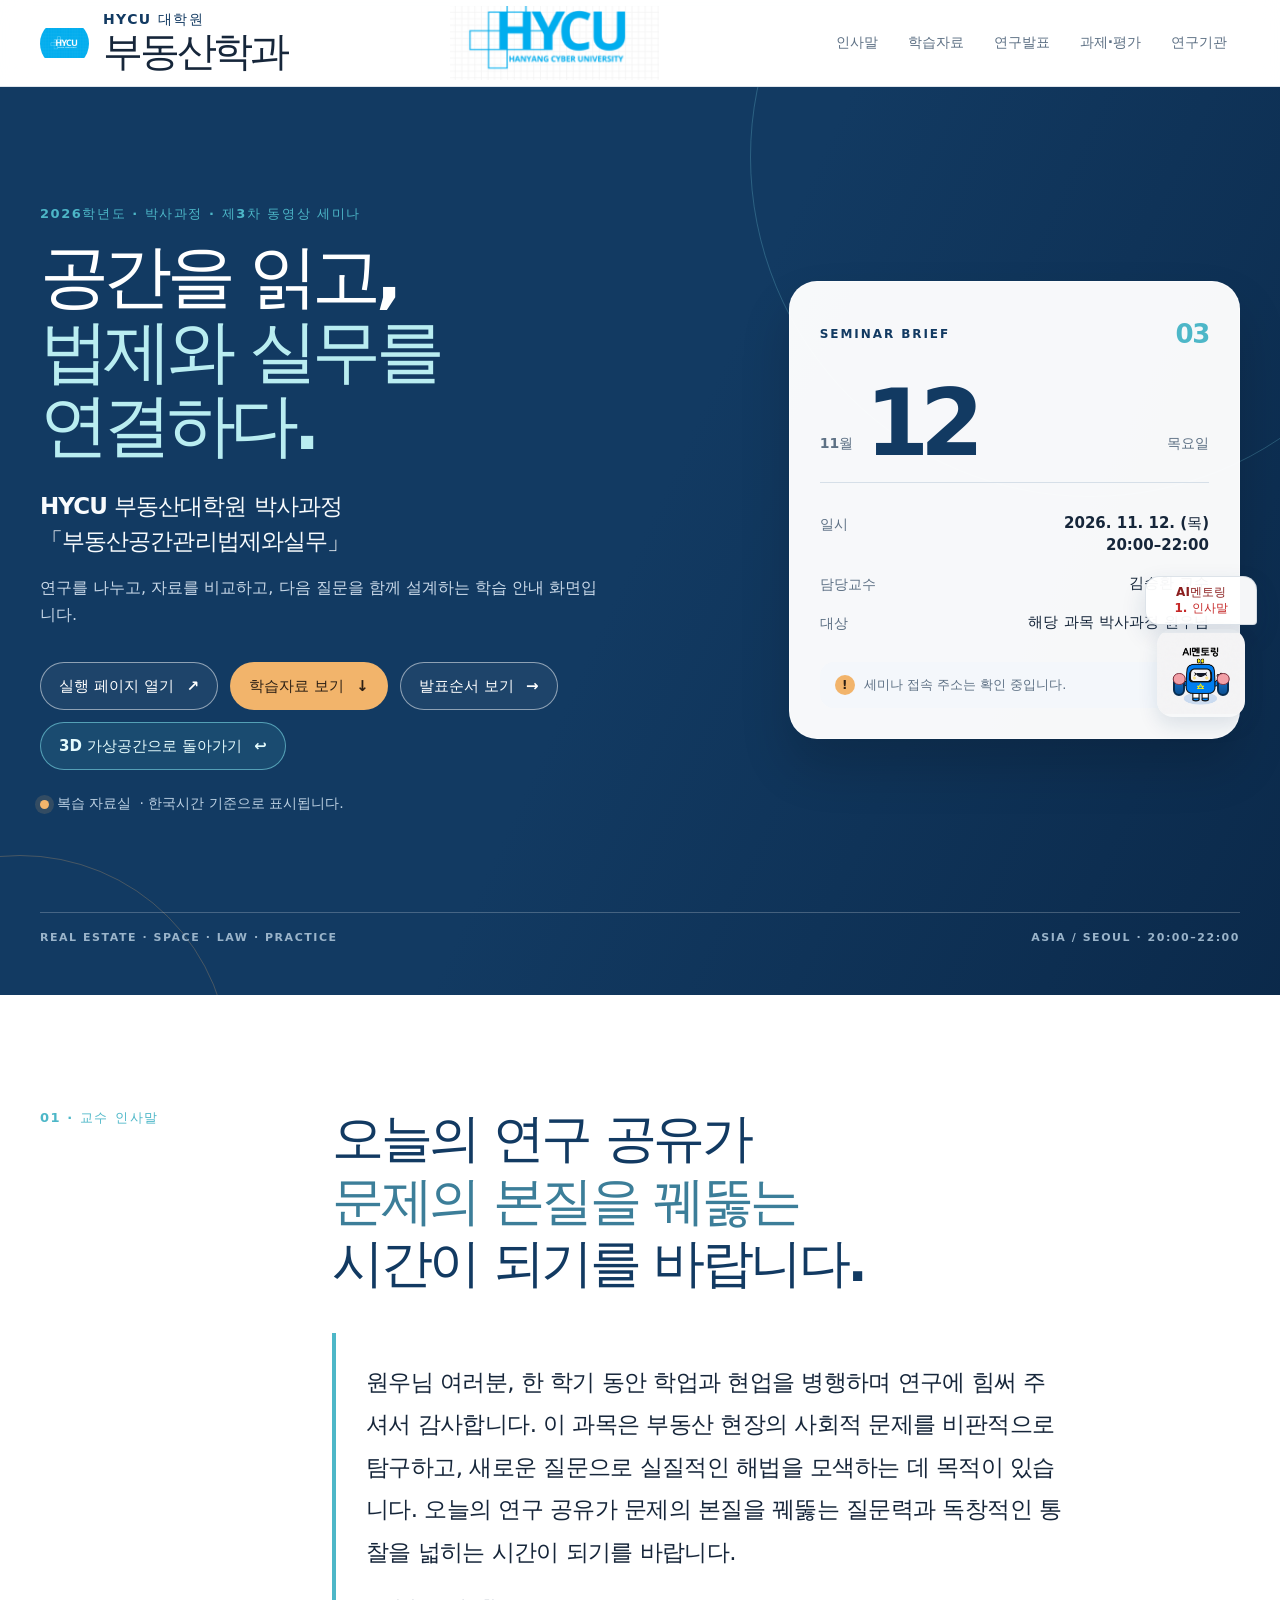
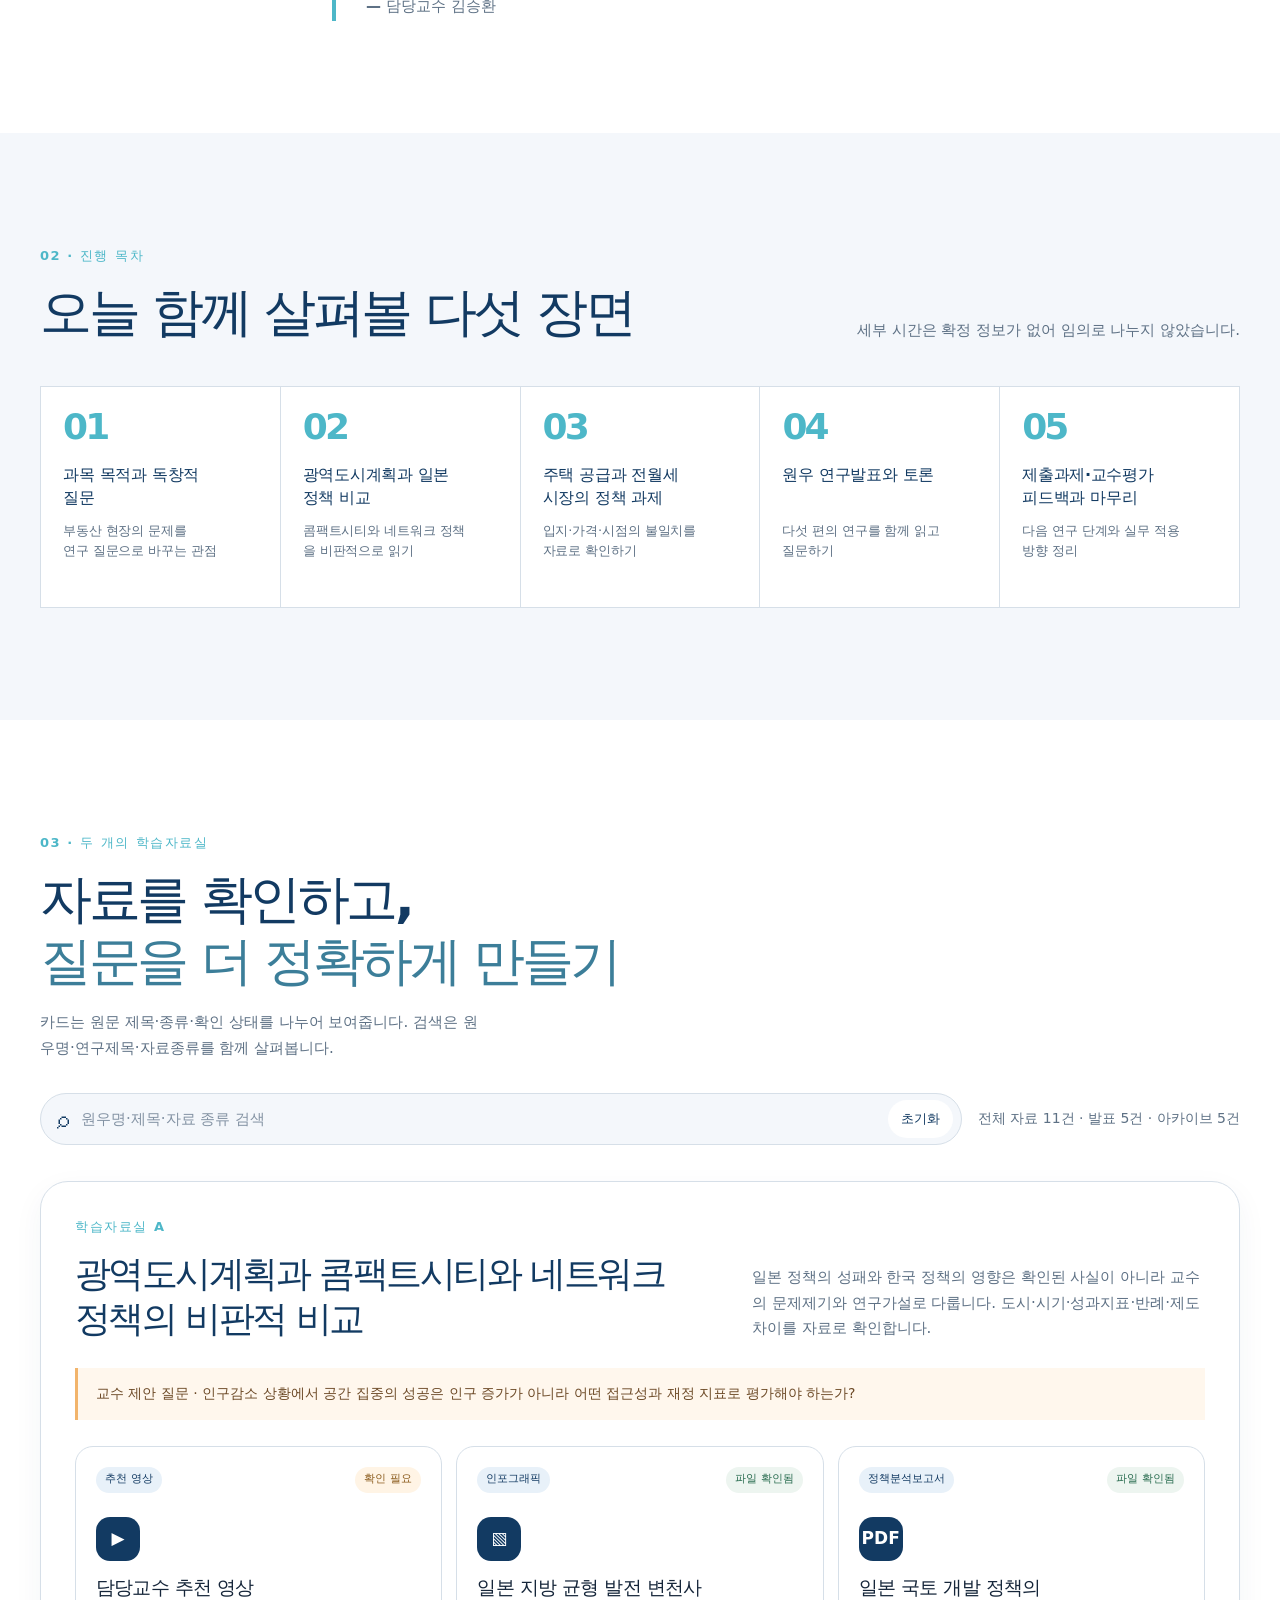
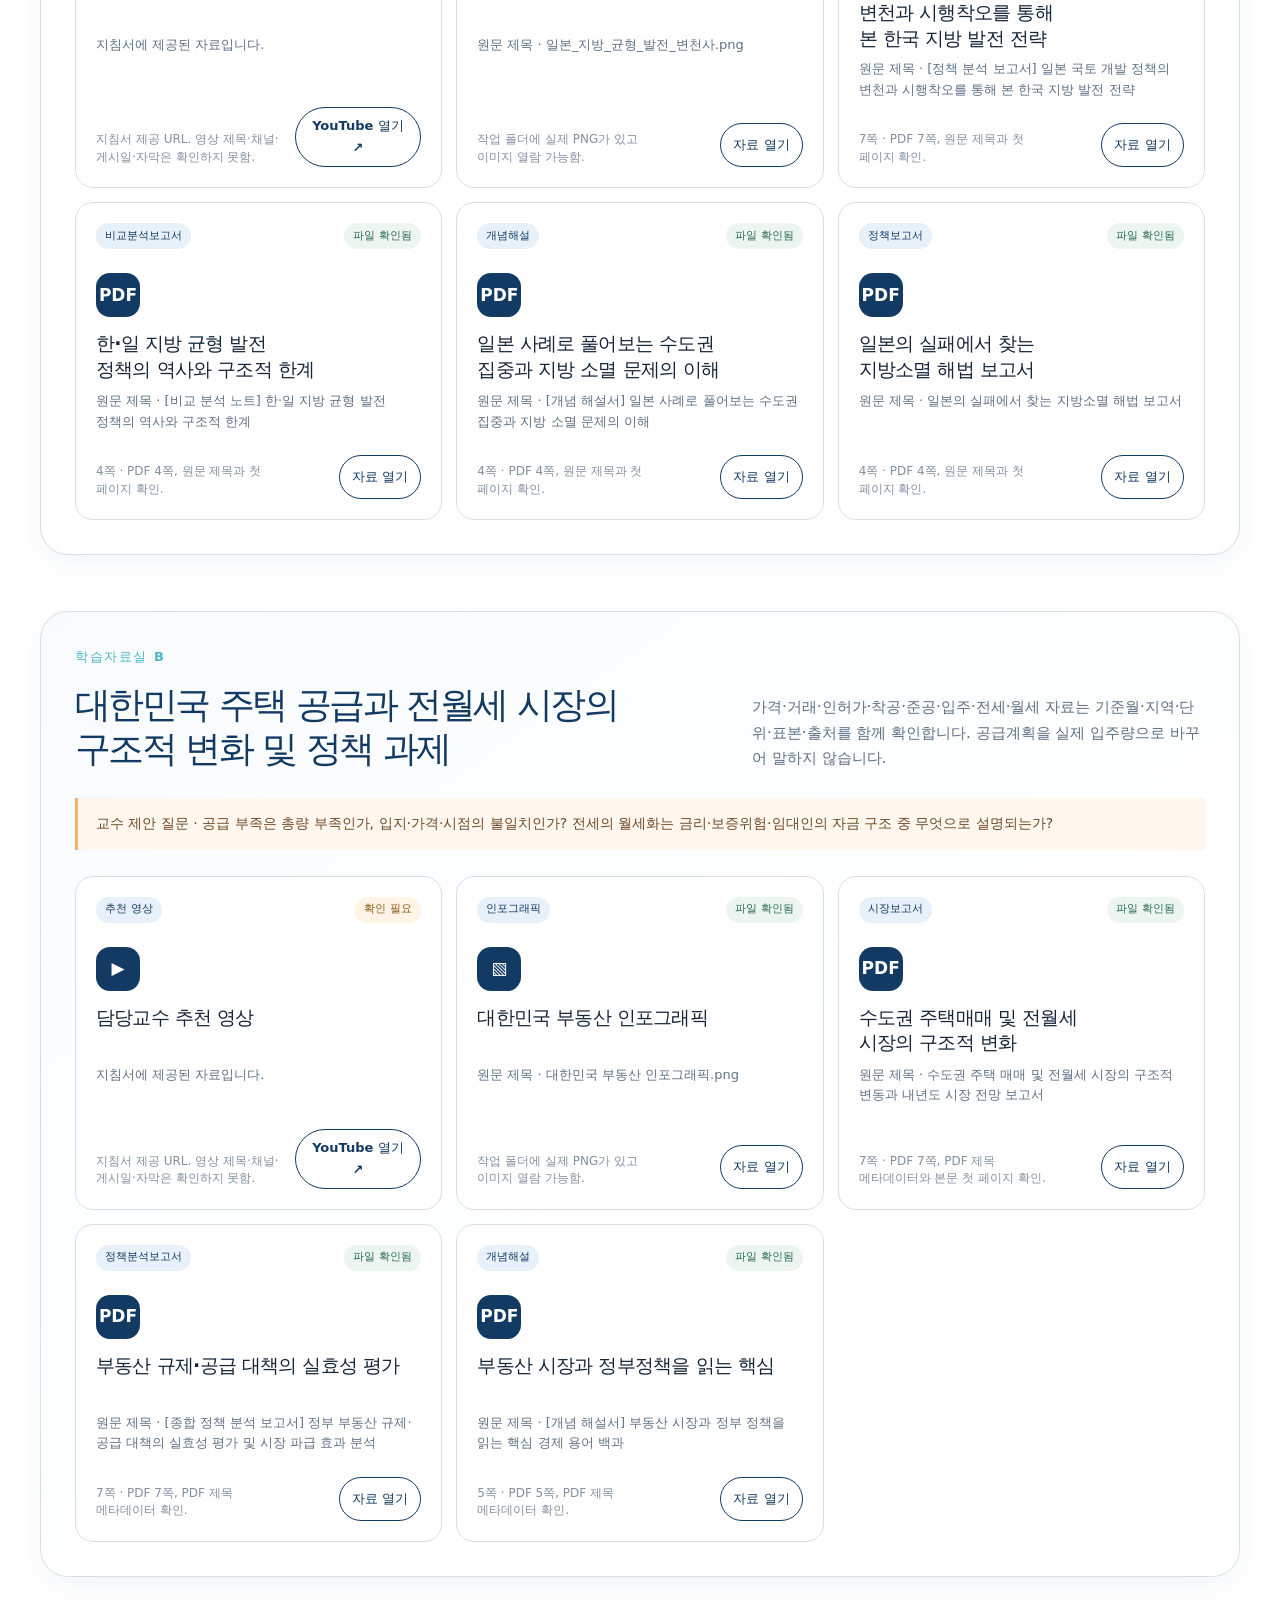
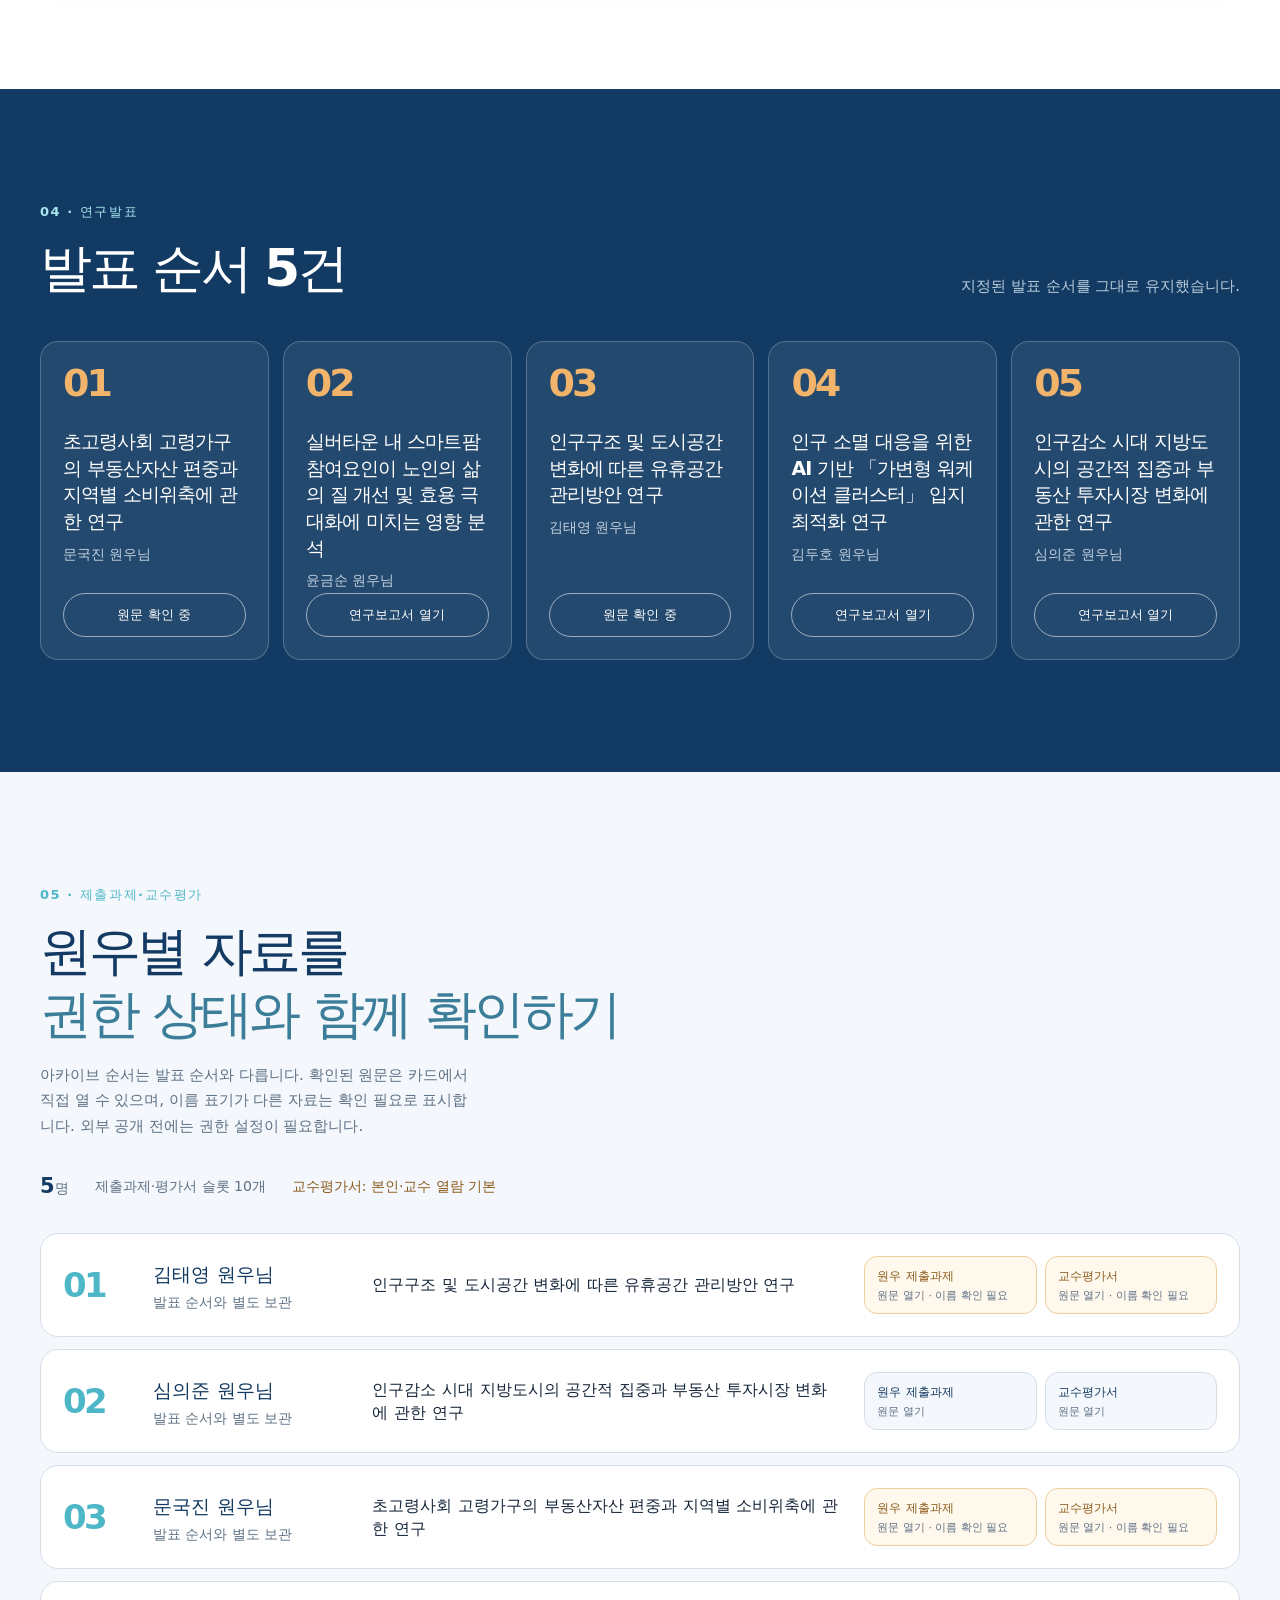
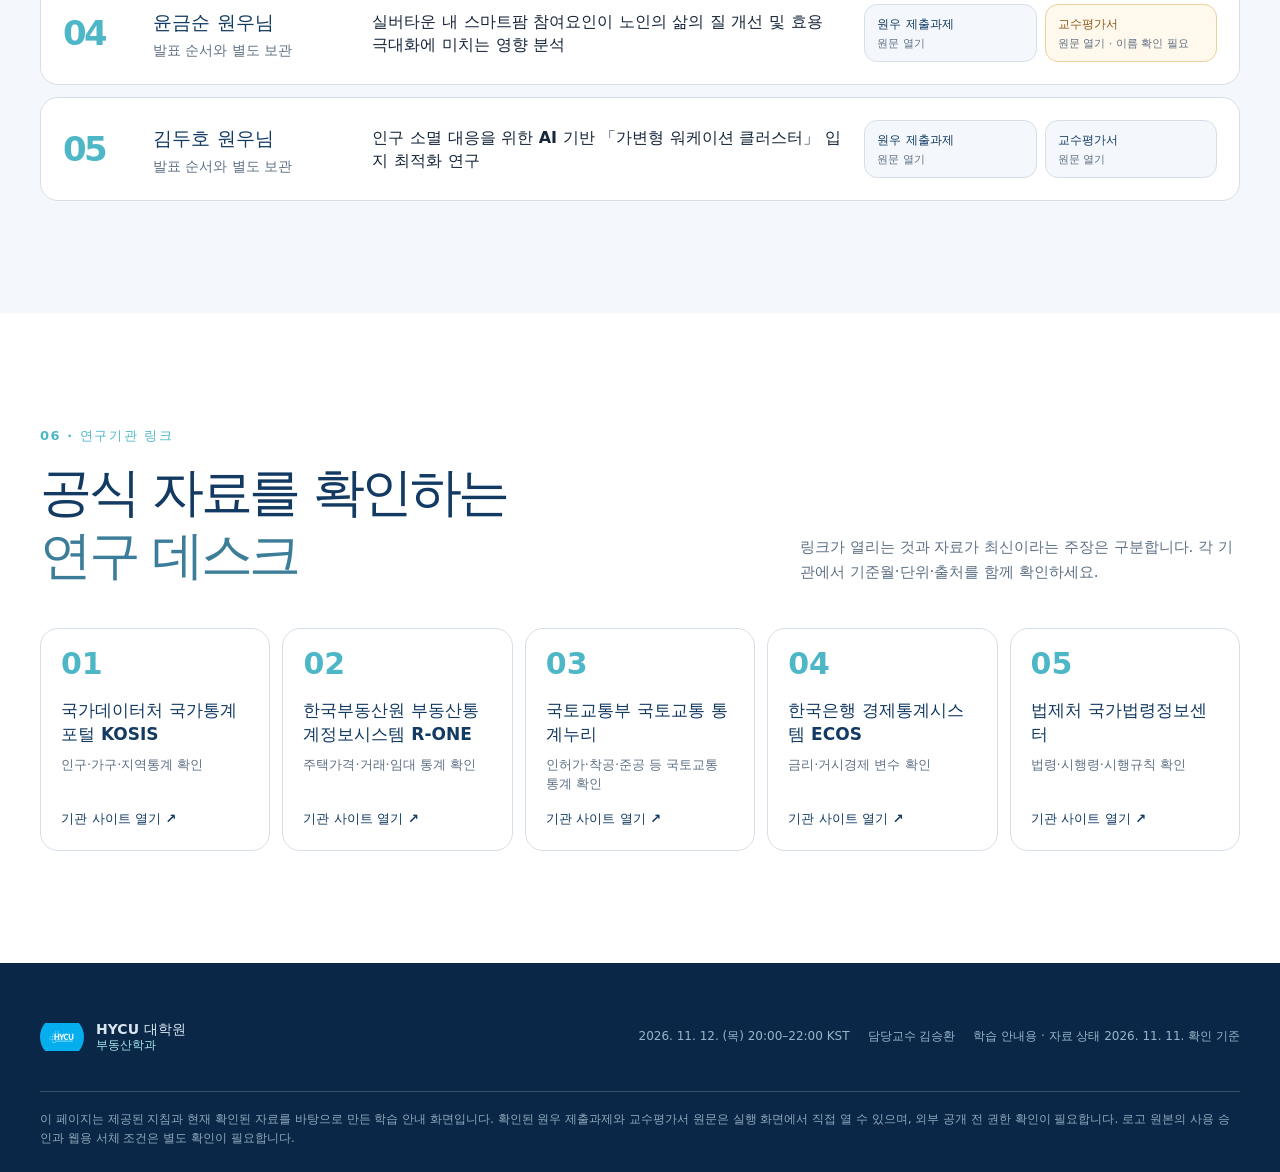
<file: index.html>
<!doctype html>
<html lang="ko">
  <head>
    <meta charset="UTF-8" />
    <meta name="viewport" content="width=device-width, initial-scale=1" />
    <meta name="theme-color" content="#123A62" />
    <meta name="description" content="HYCU 부동산대학원 박사과정 부동산공간관리법제와실무 제3차 동영상 세미나 학습 안내" />
    <title>제3차 동영상 세미나 | HYCU 부동산대학원 박사과정</title>
    <link rel="stylesheet" href="styles.css" />
  </head>
  <body>
    <a class="skip-link" href="#main">본문으로 바로가기</a>
    <header class="site-header" data-header>
      <div class="shell header-inner">
        <a class="brand" href="#top" aria-label="세미나 첫 화면으로 이동">
          <img class="brand-logo" src="assets/brand/hycu-logo.png" alt="HYCU 한양사이버대학교 로고" />
          <span class="brand-text">
            <strong>HYCU 대학원</strong>
            <span class="department-label">부동산학과</span>
          </span>
        </a>
        <div class="header-hycu-mark" aria-label="HYCU 한양사이버대학교 로고">
          <img src="assets/brand/hycu-center-mark.png" alt="HYCU HANYANG CYBER UNIVERSITY" />
        </div>
        <button class="menu-toggle" type="button" aria-expanded="false" aria-controls="site-nav">메뉴</button>
        <nav id="site-nav" class="site-nav" aria-label="주요 메뉴">
          <a href="#greeting">인사말</a>
          <a href="#learning">학습자료</a>
          <a href="#presentations">연구발표</a>
          <a href="#archive">과제·평가</a>
          <a href="#portals">연구기관</a>
        </nav>
      </div>
    </header>

    <main id="main">
      <section id="top" class="hero-section" aria-labelledby="hero-title">
        <div class="hero-orbit orbit-one" aria-hidden="true"></div>
        <div class="hero-orbit orbit-two" aria-hidden="true"></div>
        <div class="shell hero-grid">
          <div class="hero-copy">
            <p class="eyebrow">2026학년도 · 박사과정 · 제3차 동영상 세미나</p>
            <h1 id="hero-title">공간을 읽고,<br /><em>법제와 실무를<br />연결하다.</em></h1>
            <p class="hero-title">HYCU 부동산대학원 박사과정<br />「부동산공간관리법제와실무」</p>
            <p class="hero-lede">연구를 나누고, 자료를 비교하고, 다음 질문을 함께 설계하는 학습 안내 화면입니다.</p>
            <div class="hero-actions" aria-label="빠른 이동">
              <a class="button button-ghost" href="launch.html">실행 페이지 열기 <span aria-hidden="true">↗</span></a>
              <a class="button button-primary" href="#learning">학습자료 보기 <span aria-hidden="true">↓</span></a>
              <a class="button button-ghost" href="#presentations">발표순서 보기 <span aria-hidden="true">→</span></a>
              <a class="button button-campus" href="https://kshan0823-lab.github.io/hycu-doctoral-metaverse/?view=campus">3D 가상공간으로 돌아가기 <span aria-hidden="true">↩</span></a>
            </div>
            <p class="hero-status"><span class="status-dot" aria-hidden="true"></span><span data-event-status>세미나 전</span> · 한국시간 기준으로 표시됩니다.</p>
          </div>
          <aside class="event-card" aria-label="세미나 일정">
            <div class="event-card-top"><span>SEMINAR BRIEF</span><strong>03</strong></div>
            <div class="date-display"><span>11월</span><strong>12</strong><span>목요일</span></div>
            <div class="event-details">
              <div><span>일시</span><strong>2026. 11. 12. (목)<br />20:00–22:00</strong></div>
              <div><span>담당교수</span><strong>김승환 교수</strong></div>
              <div><span>대상</span><strong>해당 과목 박사과정 원우님</strong></div>
            </div>
            <div class="connection-notice"><span class="notice-icon" aria-hidden="true">!</span><span>세미나 접속 주소는 확인 중입니다.</span></div>
          </aside>
        </div>
        <div class="hero-footer-line" aria-hidden="true"><span>REAL ESTATE · SPACE · LAW · PRACTICE</span><span>ASIA / SEOUL · 20:00–22:00</span></div>
      </section>

      <section id="greeting" class="section section-white" aria-labelledby="greeting-title">
        <div class="shell narrow-grid">
          <div class="section-kicker">01 · 교수 인사말</div>
          <div>
            <h2 id="greeting-title">
              <span class="greeting-title-line">오늘의 연구 공유가</span>
              <span class="greeting-title-line greeting-title-accent">문제의 본질을 꿰뚫는</span>
              <span class="greeting-title-line">시간이 되기를 바랍니다.</span>
            </h2>
            <blockquote id="greeting-copy" class="professor-quote"></blockquote>
          </div>
        </div>
      </section>

      <section id="agenda" class="section section-tint" aria-labelledby="agenda-title">
        <div class="shell">
          <div class="section-heading">
            <div><div class="section-kicker">02 · 진행 목차</div><h2 id="agenda-title">오늘 함께 살펴볼 다섯 장면</h2></div>
            <p>세부 시간은 확정 정보가 없어 임의로 나누지 않았습니다.</p>
          </div>
          <ol id="agenda-list" class="agenda-list"></ol>
        </div>
      </section>

      <section id="learning" class="section section-white" aria-labelledby="learning-title">
        <div class="shell">
          <div class="section-heading section-heading-stack">
            <div><div class="section-kicker">03 · 두 개의 학습자료실</div><h2 id="learning-title">자료를 확인하고,<br /><span>질문을 더 정확하게 만들기</span></h2></div>
            <p class="section-intro">카드는 원문 제목·종류·확인 상태를 나누어 보여줍니다. 검색은 원우명·연구제목·자료종류를 함께 살펴봅니다.</p>
          </div>
          <div class="search-panel" role="search">
            <label class="search-box" for="global-search"><span aria-hidden="true">⌕</span><input id="global-search" type="search" placeholder="원우명·제목·자료 종류 검색" autocomplete="off" /><button id="clear-search" type="button" aria-label="검색 초기화">초기화</button></label>
            <span id="search-result-count" class="search-result-count">전체 자료를 표시 중입니다.</span>
          </div>
          <div id="learning-rooms" class="learning-rooms"></div>
          <p id="learning-empty" class="empty-state" hidden>학습자료 검색 결과가 없습니다. 아래 발표·과제 영역의 검색 결과는 별도로 표시됩니다.</p>
        </div>
      </section>

      <section id="presentations" class="section section-navy" aria-labelledby="presentations-title">
        <div class="shell">
          <div class="section-heading section-heading-light">
            <div><div class="section-kicker">04 · 연구발표</div><h2 id="presentations-title">발표 순서 5건</h2></div>
            <p>지정된 발표 순서를 그대로 유지했습니다.</p>
          </div>
          <div id="presentation-grid" class="presentation-grid"></div>
          <p id="presentation-empty" class="empty-state empty-state-dark" hidden>검색 결과가 없습니다.</p>
        </div>
      </section>

      <section id="archive" class="section section-tint" aria-labelledby="archive-title">
        <div class="shell">
          <div class="section-heading section-heading-stack">
            <div><div class="section-kicker">05 · 제출과제·교수평가</div><h2 id="archive-title">원우별 자료를<br /><span>권한 상태와 함께 확인하기</span></h2></div>
            <p class="section-intro">아카이브 순서는 발표 순서와 다릅니다. 확인된 원문은 카드에서 직접 열 수 있으며, 이름 표기가 다른 자료는 확인 필요로 표시합니다. 외부 공개 전에는 권한 설정이 필요합니다.</p>
          </div>
          <div class="archive-summary"><span><strong id="archive-count">5</strong>명</span><span>제출과제·평가서 슬롯 10개</span><span class="lock-note">교수평가서: 본인·교수 열람 기본</span></div>
          <div id="archive-list" class="archive-list"></div>
          <p id="archive-empty" class="empty-state" hidden>검색 결과가 없습니다. 검색어를 지우고 다시 확인해 주세요.</p>
        </div>
      </section>

      <section id="portals" class="section section-white" aria-labelledby="portals-title">
        <div class="shell">
          <div class="section-heading">
            <div><div class="section-kicker">06 · 연구기관 링크</div><h2 id="portals-title">공식 자료를 확인하는<br /><span>연구 데스크</span></h2></div>
            <p>링크가 열리는 것과 자료가 최신이라는 주장은 구분합니다. 각 기관에서 기준월·단위·출처를 함께 확인하세요.</p>
          </div>
          <div id="portal-grid" class="portal-grid"></div>
        </div>
      </section>
    </main>

    <aside id="ai-mentor" class="ai-mentor" aria-live="polite" aria-label="AI 멘토링 안내">
      <div class="ai-mentor-bubble"><strong>AI멘토링</strong><span id="ai-mentor-step">1. 인사말</span></div>
      <div class="ai-mentor-character" aria-label="말하고 움직이는 AI 멘토 캐릭터">
        <img src="assets/brand/ai-mentor.png" alt="AI 멘토링 캐릭터" />
        <span class="ai-mentor-arm ai-mentor-arm-left" aria-hidden="true"></span>
        <span class="ai-mentor-arm ai-mentor-arm-right" aria-hidden="true"></span>
        <span class="ai-mentor-mouth" aria-hidden="true"></span>
      </div>
    </aside>

    <footer class="site-footer">
      <div class="shell footer-inner">
        <div class="footer-brand"><img src="assets/brand/hycu-logo.png" alt="HYCU 한양사이버대학교 로고" /><div><strong>HYCU 대학원</strong><span>부동산학과</span></div></div>
        <div class="footer-meta"><span>2026. 11. 12. (목) 20:00–22:00 KST</span><span>담당교수 김승환</span><span>학습 안내용 · 자료 상태 2026. 11. 11. 확인 기준</span></div>
      </div>
      <div class="shell footer-disclaimer">이 페이지는 제공된 지침과 현재 확인된 자료를 바탕으로 만든 학습 안내 화면입니다. 확인된 원우 제출과제와 교수평가서 원문은 실행 화면에서 직접 열 수 있으며, 외부 공개 전 권한 확인이 필요합니다. 로고 원본의 사용 승인과 웹용 서체 조건은 별도 확인이 필요합니다.</div>
    </footer>

    <dialog id="resource-dialog" class="modal" aria-labelledby="dialog-title">
      <div class="modal-head"><div><p class="section-kicker">자료 열람</p><h2 id="dialog-title">학습자료</h2></div><button class="modal-close" type="button" data-close-dialog aria-label="자료 열람 닫기">×</button></div>
      <div id="dialog-body" class="modal-body"></div>
    </dialog>

    <script src="data/seminar.seed.js"></script>
    <script src="app.js" defer></script>
  </body>
</html>
</file>
<file: styles.css>
:root {
  --navy: #123a62;
  --navy-deep: #0a2747;
  --sky: #e8f1f9;
  --mist: #f4f7fb;
  --white: #ffffff;
  --ink: #16263a;
  --muted: #5e7185;
  --line: #d6dfe8;
  --cyan: #4db7c8;
  --warm: #f2b46b;
  --shadow: 0 18px 45px rgba(18, 58, 98, 0.1);
  --radius-lg: 28px;
  --radius-md: 18px;
  --max: 1200px;
  font-family: system-ui, -apple-system, BlinkMacSystemFont, "Noto Sans KR", "Malgun Gothic", sans-serif;
  color: var(--ink);
  background: var(--mist);
  font-synthesis: none;
}

* { box-sizing: border-box; }
html { scroll-behavior: smooth; }
body { margin: 0; min-width: 320px; background: var(--mist); font-size: 17px; line-height: 1.7; }
body:has(dialog[open]) { overflow: hidden; }
a { color: inherit; text-decoration: none; }
button, input { font: inherit; }
button, a { -webkit-tap-highlight-color: transparent; }
:focus-visible { outline: 3px solid var(--warm); outline-offset: 3px; }

.shell { width: min(calc(100% - 48px), var(--max)); margin: 0 auto; }
.skip-link { position: fixed; z-index: 20; top: -100px; left: 16px; padding: 10px 14px; border-radius: 10px; background: var(--warm); color: #241b13; font-weight: 800; }
.skip-link:focus { top: 16px; }

.site-header { position: sticky; top: 0; z-index: 10; background: rgba(255,255,255,.92); border-bottom: 1px solid rgba(214,223,232,.8); backdrop-filter: blur(14px); }
.header-inner { min-height: 86px; display: flex; align-items: center; justify-content: space-between; gap: 32px; }
.brand { display: inline-flex; align-items: center; gap: 14px; min-width: 0; }
.brand-logo { width: 49px; height: 49px; object-fit: contain; border-radius: 50%; }
.brand-text { display: grid; gap: 0; line-height: 1.15; }
.brand-text strong { color: var(--navy); font-size: 14px; letter-spacing: .1em; }
.department-label { color: var(--ink); font-size: 40px; line-height: 1.2; font-weight: 800; letter-spacing: -.08em; white-space: nowrap; }
.header-hycu-mark { flex: 1 1 210px; min-width: 150px; height: 74px; display: flex; align-items: center; justify-content: center; overflow: hidden; }
.header-hycu-mark img { width: 210px; height: 132px; object-fit: contain; object-position: center; }
.site-nav { display: flex; align-items: center; gap: 4px; }
.site-nav a { min-height: 44px; display: inline-flex; align-items: center; padding: 8px 13px; color: var(--muted); font-size: 14px; font-weight: 700; border-radius: 999px; }
.site-nav a:hover { color: var(--navy); background: var(--sky); }
.menu-toggle { display: none; min-height: 44px; padding: 8px 15px; border: 1px solid var(--line); border-radius: 999px; background: var(--white); color: var(--navy); font-weight: 800; }

.hero-section { position: relative; overflow: hidden; min-height: 650px; padding: 116px 0 48px; background: var(--navy); color: var(--white); }
.hero-section::before { position: absolute; inset: 0; content: ""; background: linear-gradient(115deg, rgba(18,58,98,1) 0%, rgba(18,58,98,.98) 50%, rgba(10,39,71,.88) 100%); }
.hero-orbit { position: absolute; border: 1px solid rgba(126,221,232,.24); border-radius: 50%; pointer-events: none; }
.orbit-one { width: 680px; height: 680px; top: -270px; right: -150px; }
.orbit-two { width: 420px; height: 420px; bottom: -280px; left: -190px; border-color: rgba(242,180,107,.24); }
.hero-grid { position: relative; z-index: 1; display: grid; grid-template-columns: minmax(0, 1.2fr) minmax(330px, .8fr); gap: 72px; align-items: center; }
.hero-copy { max-width: 700px; }
.eyebrow, .section-kicker { margin: 0 0 14px; color: var(--cyan); font-size: 13px; font-weight: 900; letter-spacing: .12em; text-transform: uppercase; }
.hero-copy h1 { margin: 0; font-size: clamp(42px, 5.4vw, 76px); line-height: 1.08; letter-spacing: -.08em; }
.hero-copy h1 em { color: #b9edf1; font-style: normal; }
.hero-title { margin: 26px 0 0; color: #f8fbfd; font-size: 23px; font-weight: 750; line-height: 1.5; letter-spacing: -.04em; }
.hero-lede { max-width: 560px; margin: 16px 0 0; color: #c8d8e8; font-size: 16px; }
.hero-actions { display: flex; flex-wrap: wrap; gap: 12px; margin-top: 34px; }
.button { min-height: 48px; display: inline-flex; align-items: center; justify-content: center; gap: 12px; padding: 10px 18px; border: 1px solid transparent; border-radius: 999px; font-size: 15px; font-weight: 850; transition: transform .2s ease, background .2s ease, border-color .2s ease; }
.button:hover { transform: translateY(-2px); }
.button-primary { background: var(--warm); color: #2d2015; }
.button-ghost { border-color: rgba(255,255,255,.5); color: var(--white); background: rgba(255,255,255,.05); }
.button-ghost:hover { background: rgba(255,255,255,.14); }
.button-campus { border-color: rgba(126,221,232,.58); color: #e4fbfd; background: rgba(77,183,200,.14); }
.button-campus:hover { background: rgba(77,183,200,.28); }
.hero-status { display: inline-flex; align-items: center; gap: 8px; margin: 22px 0 0; color: #bcd0e2; font-size: 14px; }
.status-dot { width: 9px; height: 9px; display: inline-block; border-radius: 50%; background: var(--warm); box-shadow: 0 0 0 5px rgba(242,180,107,.15); }
.event-card { padding: 30px; background: rgba(255,255,255,.97); color: var(--ink); border: 1px solid rgba(255,255,255,.5); border-radius: var(--radius-lg); box-shadow: 0 28px 50px rgba(0,0,0,.16); }
.event-card-top { display: flex; align-items: center; justify-content: space-between; color: var(--navy); font-size: 12px; font-weight: 900; letter-spacing: .16em; }
.event-card-top strong { color: var(--cyan); font-size: 26px; letter-spacing: -.05em; }
.date-display { display: grid; grid-template-columns: auto 1fr auto; align-items: end; gap: 12px; margin: 30px 0; padding-bottom: 22px; border-bottom: 1px solid var(--line); color: var(--muted); }
.date-display strong { color: var(--navy); font-size: 92px; line-height: .8; letter-spacing: -.1em; }
.date-display span { padding-bottom: 4px; font-size: 14px; font-weight: 800; }
.event-details { display: grid; gap: 16px; }
.event-details div { display: flex; justify-content: space-between; gap: 16px; }
.event-details span { color: var(--muted); font-size: 14px; }
.event-details strong { color: var(--ink); text-align: right; font-size: 15px; line-height: 1.45; }
.connection-notice { display: flex; align-items: flex-start; gap: 9px; margin-top: 26px; padding: 13px 15px; background: var(--mist); color: var(--muted); border-radius: 14px; font-size: 13px; line-height: 1.5; }
.notice-icon { width: 20px; height: 20px; display: inline-flex; flex: 0 0 auto; align-items: center; justify-content: center; border-radius: 50%; background: var(--warm); color: #2d2015; font-size: 12px; font-weight: 900; }
.hero-footer-line { position: relative; z-index: 1; width: min(calc(100% - 48px), var(--max)); display: flex; justify-content: space-between; gap: 18px; margin: 94px auto 0; padding-top: 16px; border-top: 1px solid rgba(255,255,255,.22); color: #9ab4ca; font-size: 11px; font-weight: 800; letter-spacing: .14em; }

.section { padding: 112px 0; }
.section-white { background: var(--white); }
.section-tint { background: var(--mist); }
.section-navy { background: var(--navy); color: var(--white); }
.narrow-grid { display: grid; grid-template-columns: 220px minmax(0, 1fr); gap: 72px; }
.section h2 { margin: 0; color: var(--navy); font-size: clamp(32px, 4.2vw, 52px); line-height: 1.2; letter-spacing: -.065em; }
.section h2 span { color: #3c7e99; }
.section h2 .greeting-title-line { display: block; color: var(--navy); white-space: nowrap; }
.section h2 .greeting-title-accent { color: #3c7e99; }
.section-heading { display: flex; align-items: flex-end; justify-content: space-between; gap: 30px; margin-bottom: 42px; }
.section-heading-stack { display: grid; align-items: start; gap: 18px; }
.section-heading > p, .section-intro { max-width: 440px; margin: 0; color: var(--muted); font-size: 15px; }
.professor-quote { max-width: 760px; margin: 38px 0 0; padding: 28px 26px 0 30px; border-left: 4px solid var(--cyan); color: var(--ink); font-size: clamp(18px, 1.8vw, 23px); line-height: 1.85; letter-spacing: -.025em; text-wrap: pretty; }
.professor-quote cite { display: block; margin-top: 20px; color: var(--muted); font-size: 15px; font-style: normal; font-weight: 800; letter-spacing: 0; }
.agenda-list { display: grid; grid-template-columns: repeat(5, 1fr); gap: 1px; padding: 0; margin: 0; list-style: none; background: var(--line); border: 1px solid var(--line); }
.agenda-list li { min-height: 220px; display: grid; grid-template-rows: auto 1fr; align-content: start; gap: 18px; padding: 22px; background: var(--white); }
.agenda-list li > span { color: var(--cyan); font-size: 36px; font-weight: 900; line-height: 1; letter-spacing: -.08em; }
.agenda-list li > div { display: grid; grid-template-rows: minmax(48px, auto) minmax(42px, auto); align-content: start; gap: 10px; }
.agenda-list strong { display: block; color: var(--navy); font-size: 16px; line-height: 1.45; letter-spacing: -.02em; text-wrap: wrap; white-space: pre-line; word-break: keep-all; }
.agenda-list small { display: block; color: var(--muted); font-size: 13px; line-height: 1.55; letter-spacing: -.01em; text-wrap: wrap; white-space: pre-line; word-break: keep-all; }

.search-panel { display: flex; align-items: center; gap: 16px; margin: -10px 0 36px; }
.search-box { min-height: 52px; flex: 1; display: flex; align-items: center; gap: 10px; padding: 6px 8px 6px 16px; background: var(--mist); border: 1px solid var(--line); border-radius: 999px; }
.search-box > span { color: var(--navy); font-size: 24px; line-height: 1; }
.search-box input { min-width: 0; flex: 1; border: 0; outline: 0; background: transparent; color: var(--ink); font-size: 15px; }
.search-box input::placeholder { color: #8392a3; }
.search-box button { min-height: 38px; padding: 6px 13px; border: 0; border-radius: 999px; background: var(--white); color: var(--navy); font-size: 13px; font-weight: 800; cursor: pointer; }
.search-result-count { color: var(--muted); font-size: 14px; white-space: nowrap; }
.learning-rooms { display: grid; gap: 56px; }
.learning-room.is-hidden { display: none; }
.learning-room { padding: 34px; border: 1px solid var(--line); border-radius: var(--radius-lg); background: var(--white); box-shadow: 0 10px 30px rgba(18,58,98,.05); }
.learning-room:nth-child(2) { background: linear-gradient(145deg, #f8fbfd, #ffffff 60%); }
.learning-room-head { display: grid; grid-template-columns: minmax(0, 1fr) minmax(240px, .7fr); gap: 30px; align-items: end; margin-bottom: 26px; }
.learning-room h3 { margin: 0; color: var(--navy); font-size: clamp(24px, 3vw, 36px); line-height: 1.24; letter-spacing: -.07em; text-wrap: wrap; white-space: pre-line; word-break: keep-all; overflow-wrap: normal; }
.learning-room-intro { margin: 0; color: var(--muted); font-size: 15px; }
.question-strip { margin: 0 0 26px; padding: 14px 18px; border-left: 3px solid var(--warm); background: #fff7ed; color: #6d4a27; font-size: 14px; }
.resource-grid { display: grid; grid-template-columns: repeat(3, 1fr); gap: 14px; }
.resource-card { min-height: 280px; display: flex; flex-direction: column; padding: 20px; border: 1px solid var(--line); border-radius: var(--radius-md); background: var(--white); }
.resource-card.is-hidden { display: none; }
.resource-card-top { display: flex; align-items: center; justify-content: space-between; gap: 12px; }
.resource-kind, .state-pill { display: inline-flex; align-items: center; min-height: 26px; padding: 3px 9px; border-radius: 999px; font-size: 11px; font-weight: 850; }
.resource-kind { background: var(--sky); color: var(--navy); }
.state-pill { background: #edf5f0; color: #276b4e; }
.state-pill.review { background: #fff4e5; color: #8a5a1b; }
.state-pill.missing { background: #f1f2f4; color: #697584; }
.resource-symbol { width: 44px; height: 44px; display: grid; place-items: center; margin: 24px 0 14px; border-radius: 14px; background: var(--navy); color: var(--white); font-weight: 900; }
.resource-card h4 { min-height: 52px; margin: 0; color: var(--ink); font-size: 19px; line-height: 1.35; letter-spacing: -.04em; text-wrap: balance; word-break: keep-all; overflow-wrap: normal; }
.resource-meta { min-height: 42px; margin: 8px 0 0; color: var(--muted); font-size: 13px; line-height: 1.55; word-break: keep-all; }
.resource-card-bottom { display: flex; align-items: flex-end; justify-content: space-between; gap: 10px; margin-top: auto; padding-top: 22px; }
.resource-card-bottom small { max-width: 58%; min-height: 36px; display: block; color: #8290a0; font-size: 12px; line-height: 1.45; word-break: keep-all; }
.text-button { min-height: 44px; display: inline-flex; align-items: center; justify-content: center; padding: 7px 12px; border: 1px solid var(--navy); border-radius: 999px; background: var(--white); color: var(--navy); font-size: 13px; font-weight: 850; cursor: pointer; }
.text-button:hover { background: var(--navy); color: var(--white); }
.text-button.disabled, .text-button:disabled { border-color: var(--line); background: var(--mist); color: #8290a0; cursor: not-allowed; }

.section-navy .section-kicker { color: #a7e6ec; }
.section-navy h2 { color: var(--white); }
.section-navy h2 span { color: #b9edf1; }
.section-heading-light > p { color: #b9cddd; }
.presentation-grid { display: grid; grid-template-columns: repeat(5, 1fr); gap: 14px; }
.presentation-card { min-height: 310px; display: flex; flex-direction: column; padding: 22px; border: 1px solid rgba(255,255,255,.22); border-radius: var(--radius-md); background: rgba(255,255,255,.08); }
.presentation-card.is-hidden { display: none; }
.presentation-number { color: var(--warm); font-size: 38px; font-weight: 900; line-height: 1; letter-spacing: -.08em; }
.presentation-card h3 { margin: 26px 0 0; color: var(--white); font-size: 19px; line-height: 1.4; letter-spacing: -.05em; overflow-wrap: anywhere; }
.presentation-card p { margin: 8px 0 0; color: #c1d1df; font-size: 14px; }
.presentation-card .text-button { margin-top: auto; border-color: rgba(255,255,255,.55); background: transparent; color: var(--white); }
.presentation-card .text-button:hover { background: var(--white); color: var(--navy); }
.presentation-card .text-button:disabled { border-color: rgba(255,255,255,.2); background: transparent; color: #88a0b6; }

.archive-summary { display: flex; flex-wrap: wrap; gap: 12px 26px; align-items: center; margin: -12px 0 28px; color: var(--muted); font-size: 14px; }
.archive-summary strong { color: var(--navy); font-size: 21px; }
.lock-note { color: #8a5a1b; }
.archive-list { display: grid; gap: 12px; }
.archive-card { display: grid; grid-template-columns: 68px minmax(190px, .42fr) minmax(300px, 1fr) minmax(250px, .75fr); gap: 22px; align-items: center; padding: 22px; border: 1px solid var(--line); border-radius: var(--radius-md); background: var(--white); }
.archive-card.is-hidden { display: none; }
.archive-number { color: var(--cyan); font-size: 34px; font-weight: 900; line-height: 1; letter-spacing: -.08em; }
.archive-card h3 { margin: 0; color: var(--navy); font-size: 19px; }
.archive-card p { margin: 2px 0 0; color: var(--muted); font-size: 14px; line-height: 1.45; }
.archive-title { min-width: 0; color: var(--ink); font-size: 16px; font-weight: 750; line-height: 1.45; overflow-wrap: anywhere; }
.archive-actions { display: grid; grid-template-columns: 1fr 1fr; gap: 8px; }
.archive-action { min-height: 58px; display: grid; align-content: center; gap: 3px; padding: 8px 12px; border: 1px solid var(--line); border-radius: 13px; background: var(--mist); color: var(--navy); text-align: left; cursor: pointer; }
.archive-action:hover { border-color: var(--navy); }
.archive-action strong { font-size: 12px; }
.archive-action span { color: var(--muted); font-size: 11px; line-height: 1.35; }
.archive-action.needs-review { border-color: #edcf9f; background: #fff8ed; }
.archive-action.needs-review strong { color: #8a5a1b; }
.archive-action:disabled { cursor: not-allowed; opacity: .8; }

.portal-grid { display: grid; grid-template-columns: repeat(5, 1fr); gap: 12px; }
.portal-card { min-height: 190px; display: flex; flex-direction: column; padding: 20px; border: 1px solid var(--line); border-radius: var(--radius-md); background: var(--white); transition: transform .2s ease, box-shadow .2s ease; }
.portal-card:hover { transform: translateY(-3px); box-shadow: var(--shadow); }
.portal-no { color: var(--cyan); font-size: 30px; font-weight: 900; line-height: 1; }
.portal-card h3 { margin: 20px 0 8px; color: var(--navy); font-size: 17px; line-height: 1.4; }
.portal-card p { margin: 0; color: var(--muted); font-size: 13px; line-height: 1.5; }
.portal-card .portal-link { display: inline-flex; align-items: center; gap: 6px; margin-top: auto; padding-top: 14px; color: var(--navy); font-size: 13px; font-weight: 850; }

.empty-state { margin: 18px 0 0; padding: 24px; border: 1px dashed var(--line); border-radius: var(--radius-md); color: var(--muted); text-align: center; }
.empty-state-dark { border-color: rgba(255,255,255,.3); color: #b9cddd; }
.site-footer { padding: 52px 0 24px; background: var(--navy-deep); color: #d8e5ee; }
.footer-inner { display: flex; justify-content: space-between; gap: 30px; align-items: center; }
.footer-brand { display: flex; align-items: center; gap: 12px; }
.footer-brand img { width: 44px; height: 44px; object-fit: contain; border-radius: 50%; }
.footer-brand div { display: grid; line-height: 1.2; }
.footer-brand strong { font-size: 14px; }
.footer-brand span { color: #a7e6ec; font-size: 12px; }
.footer-meta { display: flex; flex-wrap: wrap; justify-content: flex-end; gap: 8px 18px; color: #9ab4ca; font-size: 12px; }
.footer-disclaimer { margin-top: 32px; padding-top: 18px; border-top: 1px solid rgba(255,255,255,.18); color: #91a8bc; font-size: 12px; line-height: 1.6; }

.modal { width: min(920px, calc(100% - 28px)); max-height: min(780px, calc(100dvh - 28px)); padding: 0; border: 0; border-radius: var(--radius-lg); background: var(--white); color: var(--ink); box-shadow: 0 30px 80px rgba(0,0,0,.32); }
.modal::backdrop { background: rgba(10,39,71,.72); backdrop-filter: blur(3px); }
.modal-head { display: flex; justify-content: space-between; gap: 20px; align-items: start; padding: 24px 28px 16px; border-bottom: 1px solid var(--line); }
.modal-head h2 { margin: 0; color: var(--navy); font-size: 26px; line-height: 1.25; }
.modal-close { width: 44px; height: 44px; border: 1px solid var(--line); border-radius: 50%; background: var(--white); color: var(--navy); font-size: 26px; line-height: 1; cursor: pointer; }
.modal-body { padding: 24px 28px 30px; overflow: auto; }
.modal-body iframe { width: 100%; min-height: 560px; border: 1px solid var(--line); border-radius: 14px; }
.modal-image { display: block; max-width: 100%; max-height: 65dvh; margin: 0 auto; border-radius: 12px; }
.modal-meta { display: grid; gap: 8px; margin-bottom: 18px; color: var(--muted); font-size: 14px; }
.modal-meta strong { color: var(--navy); }
.modal-notice { padding: 20px; border-left: 3px solid var(--warm); background: #fff8ed; color: #6d4a27; }
.modal-notice h3 { margin: 0 0 8px; color: #6d4a27; font-size: 18px; }
.modal-notice p { margin: 0; font-size: 14px; }
.modal-actions { display: flex; flex-wrap: wrap; gap: 10px; margin-top: 20px; }

.ai-mentor { position: fixed; z-index: 8; right: 18px; top: 64%; display: grid; justify-items: center; gap: 4px; width: 122px; pointer-events: none; animation: mentor-float 3.8s ease-in-out infinite; }
.ai-mentor-bubble { display: grid; gap: 2px; min-width: 112px; padding: 8px 10px; border: 1px solid rgba(18,58,98,.14); border-radius: 14px 14px 4px 14px; background: rgba(255,255,255,.96); box-shadow: 0 10px 24px rgba(18,58,98,.14); text-align: center; }
.ai-mentor-bubble strong { color: #8b1e1e; font-size: 12px; line-height: 1.2; }
.ai-mentor-bubble span { color: #c62828; font-size: 12px; font-weight: 900; line-height: 1.25; }
.ai-mentor-character { --mentor-size: 88px; position: relative; width: var(--mentor-size); height: var(--mentor-size); display: block; transform-origin: 50% 82%; animation: mentor-body-talk 1.8s ease-in-out infinite; }
.ai-mentor-character img { position: absolute; inset: 0; width: 100%; height: 100%; object-fit: contain; border-radius: 16px; box-shadow: 0 8px 20px rgba(18,58,98,.12); }
.ai-mentor-arm { position: absolute; z-index: 2; top: calc(var(--mentor-size) * .53); width: calc(var(--mentor-size) * .14); height: calc(var(--mentor-size) * .23); border: 2px solid #072d52; border-radius: 999px; background: linear-gradient(180deg, #1976d2, #0b4f91); transform-origin: 50% 10%; }
.ai-mentor-arm::after { content: ""; position: absolute; top: calc(var(--mentor-size) * -.06); left: 50%; width: calc(var(--mentor-size) * .12); height: calc(var(--mentor-size) * .12); border: 1.5px solid #7b2f3d; border-radius: 50%; background: #f2a0a7; transform: translateX(-50%); }
.ai-mentor-arm-left { left: calc(var(--mentor-size) * .18); animation: mentor-arm-left 1.05s ease-in-out infinite; }
.ai-mentor-arm-right { right: calc(var(--mentor-size) * .18); animation: mentor-arm-right 1.05s ease-in-out infinite .15s; }
.ai-mentor-mouth { position: absolute; z-index: 3; top: calc(var(--mentor-size) * .49); left: 50%; width: calc(var(--mentor-size) * .1); height: calc(var(--mentor-size) * .045); border-radius: 0 0 999px 999px; background: #111827; transform: translateX(-50%); transform-origin: 50% 0; animation: mentor-mouth-talk .34s steps(2, end) infinite alternate; }
@keyframes mentor-float { 0%, 100% { transform: translateY(0); } 50% { transform: translateY(-7px); } }
@keyframes mentor-body-talk { 0%, 100% { transform: translateY(0) rotate(0deg) scale(1); } 35% { transform: translateY(-2px) rotate(-1.2deg) scale(1.02); } 70% { transform: translateY(1px) rotate(1.2deg) scale(1.01); } }
@keyframes mentor-arm-left { 0%, 100% { transform: rotate(20deg); } 50% { transform: rotate(-28deg) translateY(-3px); } }
@keyframes mentor-arm-right { 0%, 100% { transform: rotate(-20deg); } 50% { transform: rotate(30deg) translateY(-4px); } }
@keyframes mentor-mouth-talk { 0% { transform: translateX(-50%) scaleY(.65); } 100% { transform: translateX(-50%) scaleY(2.3); } }

@media (max-width: 1050px) {
  .hero-grid { gap: 36px; }
  .agenda-list { grid-template-columns: repeat(3, 1fr); }
  .agenda-list li:last-child { grid-column: span 3; min-height: 180px; }
  .presentation-grid { grid-template-columns: repeat(3, 1fr); }
  .portal-grid { grid-template-columns: repeat(3, 1fr); }
  .archive-card { grid-template-columns: 64px minmax(160px, .45fr) minmax(240px, 1fr); }
  .archive-actions { grid-column: 2 / -1; }
}

@media (max-width: 760px) {
  body { font-size: 16px; }
  .shell { width: min(calc(100% - 32px), var(--max)); }
  .header-inner { min-height: 76px; gap: 12px; }
  .brand-logo { width: 41px; height: 41px; }
  .department-label { font-size: 40px; }
  .header-hycu-mark { flex: 1 1 auto; min-width: 0; height: 58px; }
  .header-hycu-mark img { width: 132px; height: 88px; }
  .menu-toggle { display: inline-flex; align-items: center; }
  .site-nav { position: absolute; left: 16px; right: 16px; top: calc(100% + 8px); display: none; flex-direction: column; align-items: stretch; padding: 8px; border: 1px solid var(--line); border-radius: 16px; background: rgba(255,255,255,.98); box-shadow: var(--shadow); }
  .site-nav.is-open { display: flex; }
  .site-nav a { justify-content: center; }
  .hero-section { min-height: auto; padding: 72px 0 30px; }
  .hero-grid { grid-template-columns: 1fr; }
  .hero-copy h1 { font-size: clamp(40px, 12vw, 58px); }
  .hero-title { font-size: 20px; }
  .event-card { padding: 24px; }
  .date-display strong { font-size: 78px; }
  .hero-footer-line { width: min(calc(100% - 32px), var(--max)); margin-top: 54px; font-size: 9px; }
  .hero-footer-line span:last-child { display: none; }
  .section { padding: 78px 0; }
  .narrow-grid { grid-template-columns: 1fr; gap: 16px; }
  .section-heading { display: grid; align-items: start; gap: 14px; margin-bottom: 28px; }
  .section h2 { font-size: clamp(31px, 9vw, 42px); }
  .section h2 .greeting-title-line { white-space: normal; }
  .professor-quote { margin-top: 26px; padding: 22px 12px 0 20px; font-size: 20px; line-height: 1.8; }
  .agenda-list { grid-template-columns: repeat(2, 1fr); }
  .agenda-list li:last-child { grid-column: span 2; min-height: 200px; }
  .search-panel { display: grid; gap: 10px; margin-bottom: 24px; }
  .search-result-count { padding-left: 10px; }
  .learning-room { padding: 22px; }
  .resource-card { min-height: 260px; }
  .learning-room-head { grid-template-columns: 1fr; gap: 12px; }
  .resource-grid { grid-template-columns: 1fr; }
  .presentation-grid { grid-template-columns: 1fr; }
  .presentation-card { min-height: 255px; }
  .archive-card { grid-template-columns: 54px 1fr; gap: 10px 16px; padding: 18px; }
  .archive-number { grid-row: span 2; }
  .archive-title { grid-column: 2; }
  .archive-actions { grid-column: 1 / -1; }
  .portal-grid { grid-template-columns: 1fr; }
  .portal-card { min-height: auto; }
  .footer-inner { display: grid; }
  .footer-meta { justify-content: flex-start; }
  .modal-head { padding: 20px 20px 14px; }
  .modal-body { padding: 20px; }
  .modal-body iframe { min-height: 55dvh; }
  .ai-mentor { right: 8px; top: auto; bottom: 14px; width: 96px; }
  .ai-mentor-bubble { min-width: 90px; padding: 6px 7px; }
  .ai-mentor-bubble strong, .ai-mentor-bubble span { font-size: 10px; }
  .ai-mentor-character { --mentor-size: 64px; }
  .ai-mentor-character img { border-radius: 12px; }
}

@media (prefers-reduced-motion: reduce) {
  *, *::before, *::after { scroll-behavior: auto !important; transition-duration: .01ms !important; animation-duration: .01ms !important; }
}
</file>
